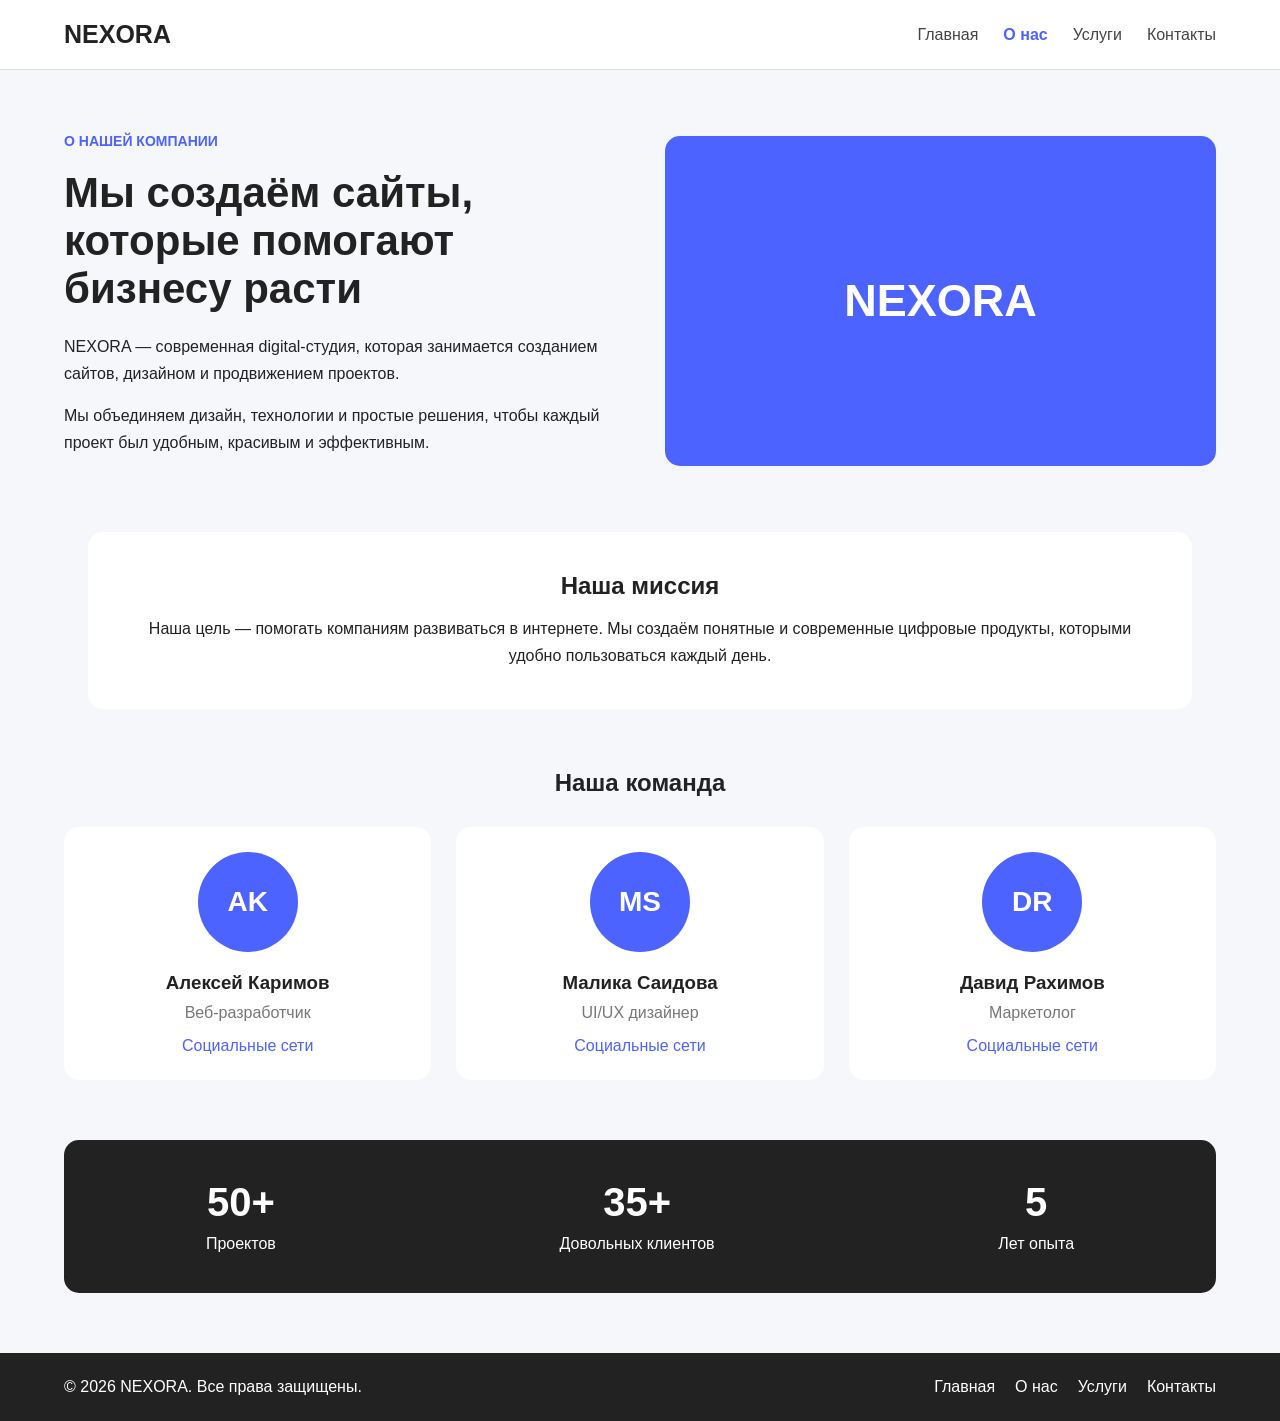
<file: about.html>
<!DOCTYPE html>
<html lang="ru">
<head>
    <meta charset="UTF-8">
    <meta name="viewport" content="width=device-width, initial-scale=1.0">
    <title>NEXORA — О нас</title>
    <link rel="stylesheet" href="about.css">
</head>
<body>
<header>
    <div class="header">
        <a href="index.html" class="logo">NEXORA</a>
        <nav>
            <a href="index.html">Главная</a>
            <a href="about.html" class="active">О нас</a>
            <a href="services.html">Услуги</a>
            <a href="contacts.html">Контакты</a>
        </nav>
    </div>
</header>
<main>
    <section class="about-top">
        <div class="about-text">
            <p class="small-title">О НАШЕЙ КОМПАНИИ</p>
            <h1>Мы создаём сайты, которые помогают бизнесу расти</h1>
            <p>
                NEXORA — современная digital-студия, которая занимается
                созданием сайтов, дизайном и продвижением проектов.
            </p>
            <p>
                Мы объединяем дизайн, технологии и простые решения,
                чтобы каждый проект был удобным, красивым и эффективным.
            </p>
        </div>
        <div class="about-photo">
            <div class="photo-box">
                NEXORA
            </div>
        </div>
    </section>
    <section class="mission">
        <h2>Наша миссия</h2>
        <p>
            Наша цель — помогать компаниям развиваться в интернете.
            Мы создаём понятные и современные цифровые продукты,
            которыми удобно пользоваться каждый день.
        </p>
    </section>
    <section class="team">
        <h2>Наша команда</h2>
        <div class="team-list">
            <article class="person">
                <div class="person-photo">AK</div>
                <h3>Алексей Каримов</h3>
                <p>Веб-разработчик</p>
                <a href="#">Социальные сети</a>
            </article>
            <article class="person">
                <div class="person-photo">MS</div>
                <h3>Малика Саидова</h3>
                <p>UI/UX дизайнер</p>
                <a href="#">Социальные сети</a>
            </article>
            <article class="person">
                <div class="person-photo">DR</div>
                <h3>Давид Рахимов</h3>
                <p>Маркетолог</p>
                <a href="#">Социальные сети</a>
            </article>
        </div>
    </section>
    <section class="stats">
        <div class="stat">
            <strong>50+</strong>
            <p>Проектов</p>
        </div>
        <div class="stat">
            <strong>35+</strong>
            <p>Довольных клиентов</p>
        </div>
        <div class="stat">
            <strong>5</strong>
            <p>Лет опыта</p>
        </div>
    </section>
</main>
<footer>
    <div class="footer">
        <p>© 2026 NEXORA. Все права защищены.</p>
        <div class="footer-links">
            <a href="index.html">Главная</a>
            <a href="about.html">О нас</a>
            <a href="services.html">Услуги</a>
            <a href="contacts.html">Контакты</a>
        </div>
    </div>
</footer>
</body>
</html>
</file>
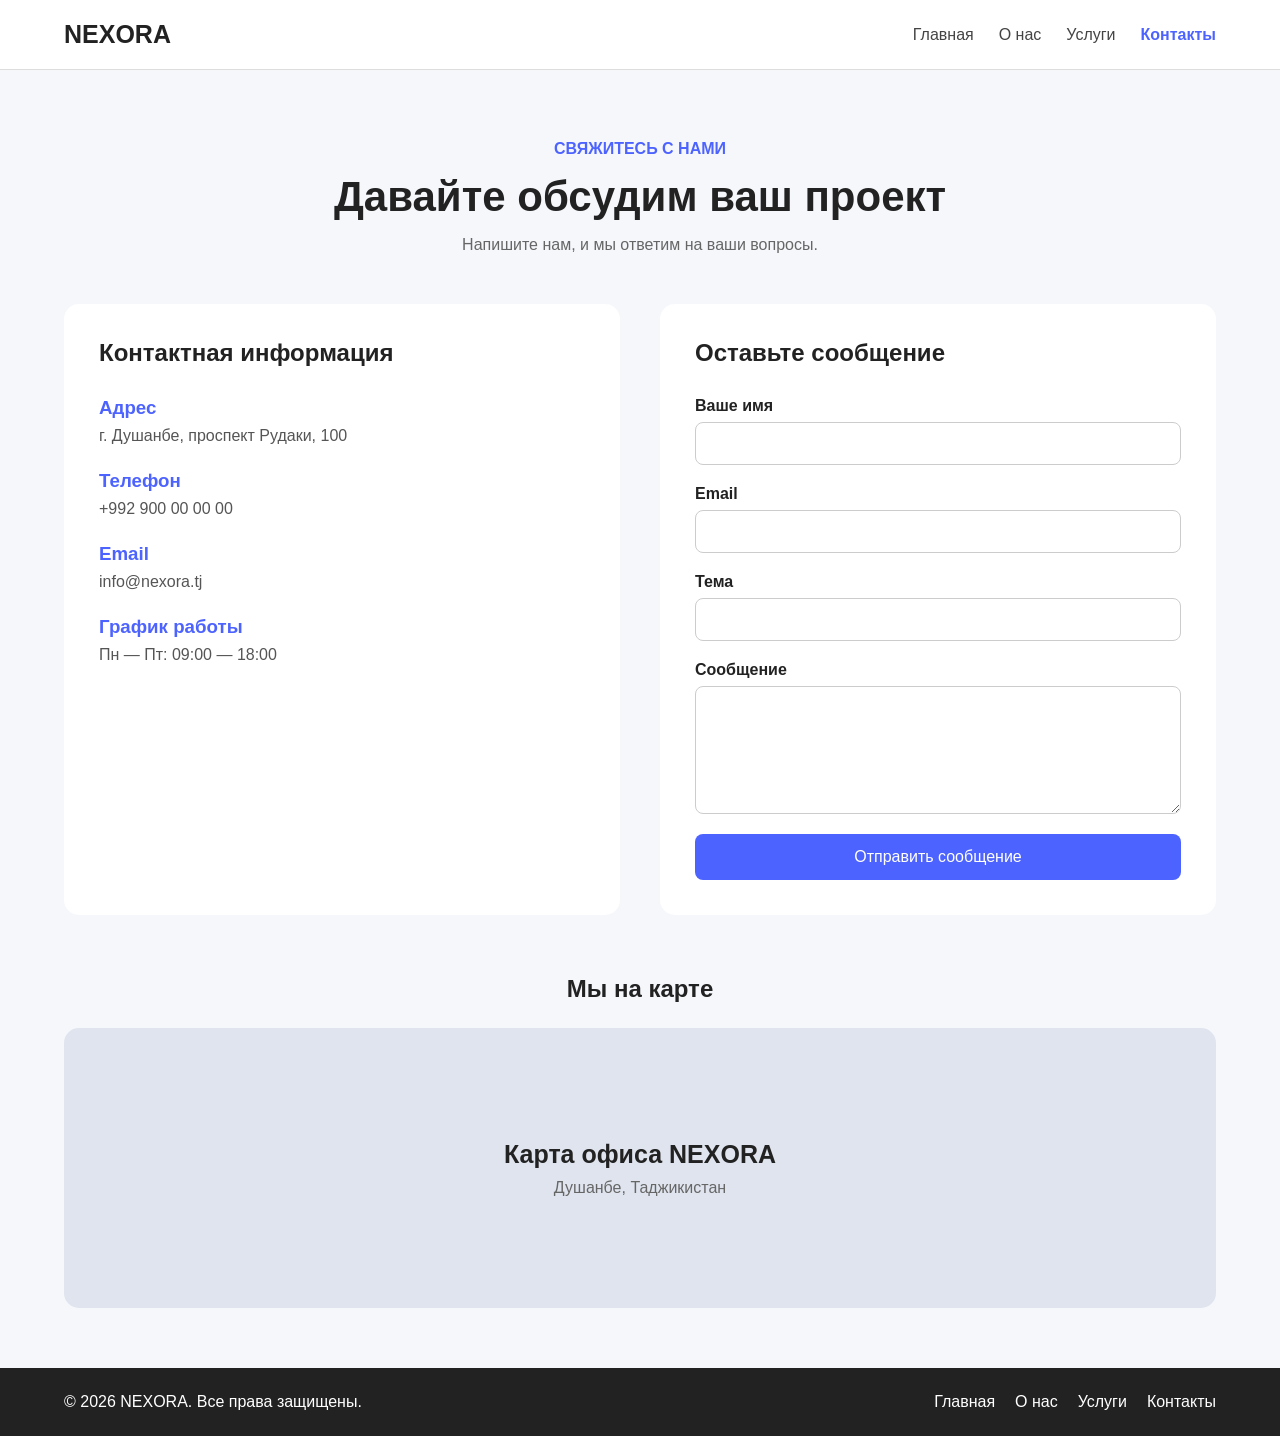
<file: contact.html>
<!DOCTYPE html>
<html lang="ru">
<head>
    <meta charset="UTF-8">
    <meta name="viewport" content="width=device-width, initial-scale=1.0">
    <title>NEXORA — Контакты</title>
    <link rel="stylesheet" href="contacts.css">
</head>
<body>
<header>
    <div class="header">
        <a href="index.html" class="logo">NEXORA</a>
        <nav>
            <a href="index.html">Главная</a>
            <a href="about.html">О нас</a>
            <a href="services.html">Услуги</a>
            <a href="contacts.html" class="active">Контакты</a>
        </nav>
    </div>
</header>
<main>
    <section class="contact-intro">
        <p>СВЯЖИТЕСЬ С НАМИ</p>
        <h1>Давайте обсудим ваш проект</h1>
        <span>
            Напишите нам, и мы ответим на ваши вопросы.
        </span>
    </section>
    <section class="contact-section">
        <div class="contact-info">
            <h2>Контактная информация</h2>
            <div class="info">
                <h3>Адрес</h3>
                <p>г. Душанбе, проспект Рудаки, 100</p>
            </div>
            <div class="info">
                <h3>Телефон</h3>
                <p>+992 900 00 00 00</p>
            </div>
            <div class="info">
                <h3>Email</h3>
                <p>info@nexora.tj</p>
            </div>
            <div class="info">
                <h3>График работы</h3>
                <p>Пн — Пт: 09:00 — 18:00</p>
            </div>
        </div>
        <div class="contact-form">
            <h2>Оставьте сообщение</h2>
            <form>
                <label for="name">Ваше имя</label>
                <input type="text" id="name" name="name" required>
                <label for="email">Email</label>
                <input type="email" id="email" name="email" required>
                <label for="subject">Тема</label>
                <input type="text" id="subject" name="subject" required>
                <label for="message">Сообщение</label>
                <textarea id="message" name="message" rows="6" required></textarea>
                <button type="submit">Отправить сообщение</button>
            </form>
        </div>
    </section>
    <section class="map">
        <h2>Мы на карте</h2>
        <div class="map-box">
            <p>Карта офиса NEXORA</p>
            <span>Душанбе, Таджикистан</span>
        </div>
    </section>
</main>
<footer>
    <div class="footer">
        <p>© 2026 NEXORA. Все права защищены.</p>
        <div class="footer-links">
            <a href="index.html">Главная</a>
            <a href="about.html">О нас</a>
            <a href="services.html">Услуги</a>
            <a href="contacts.html">Контакты</a>
        </div>
    </div>
</footer>
</body>
</html>
</file>
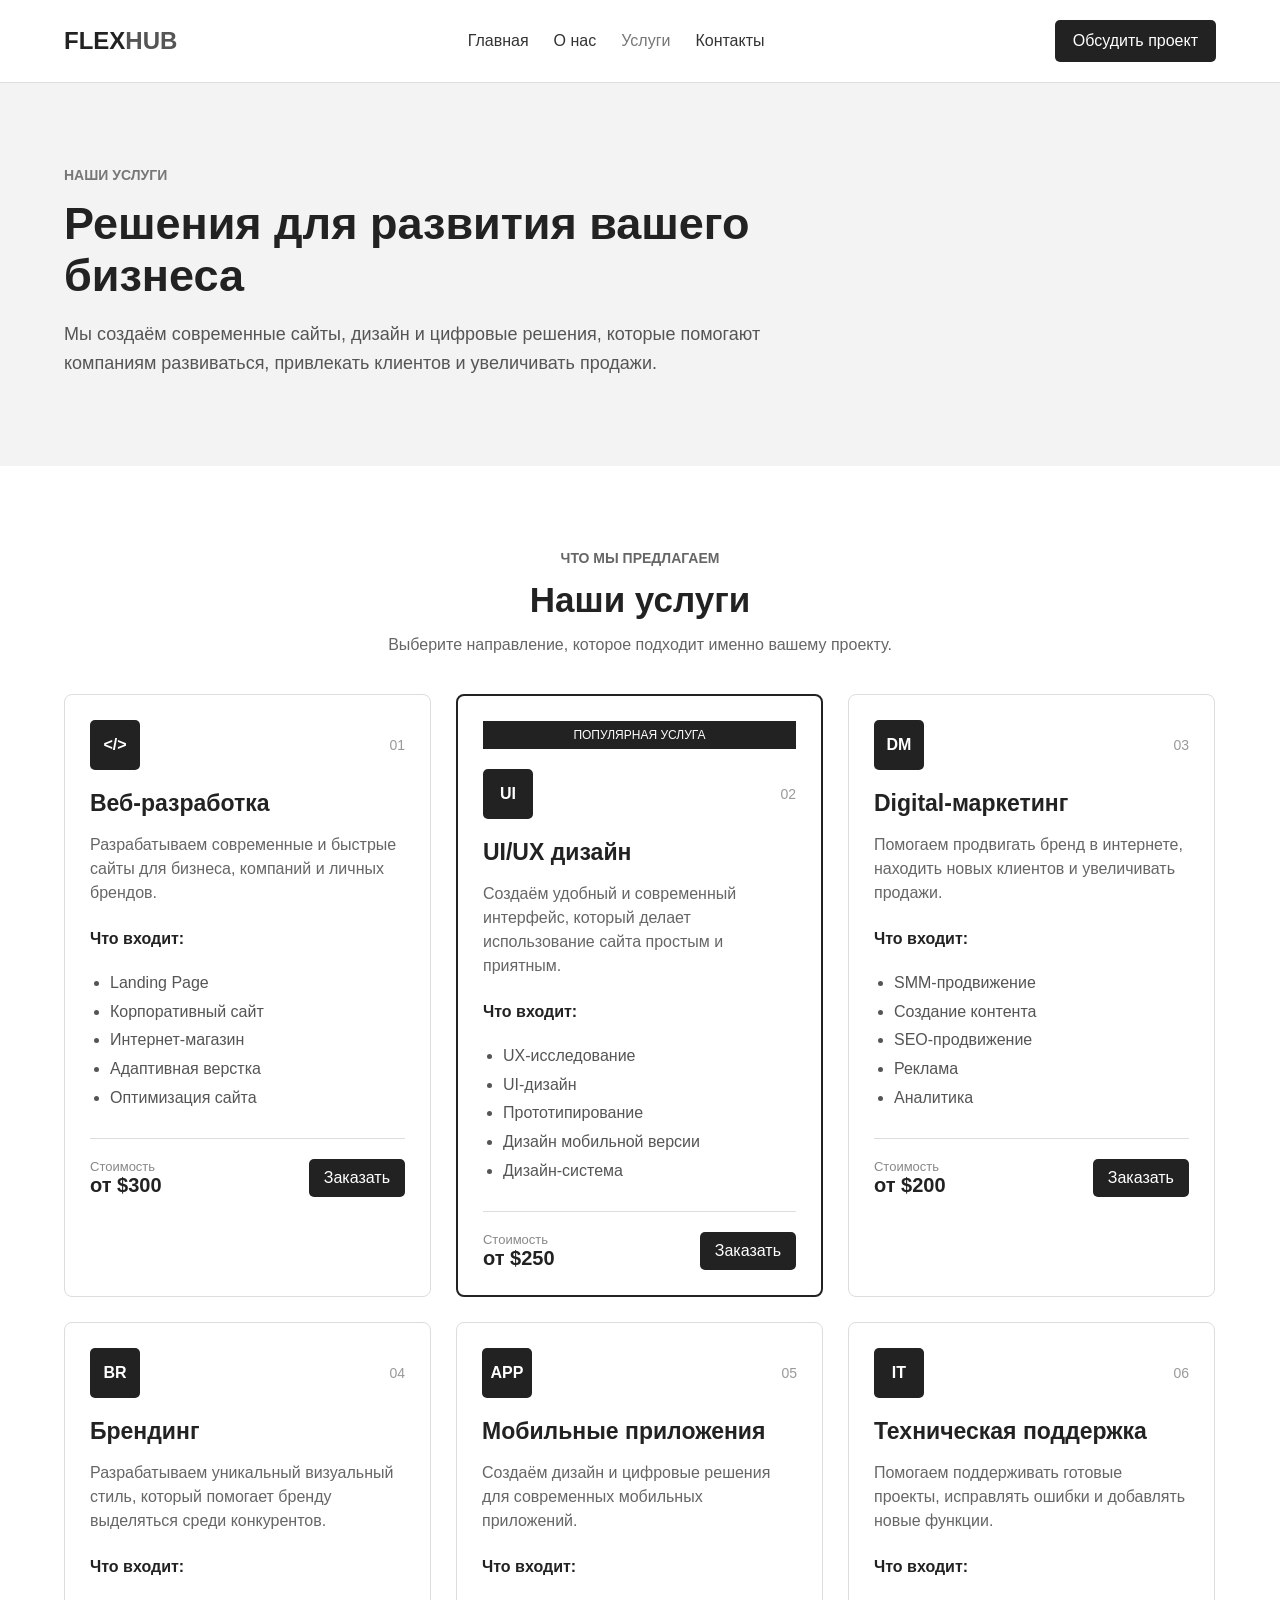
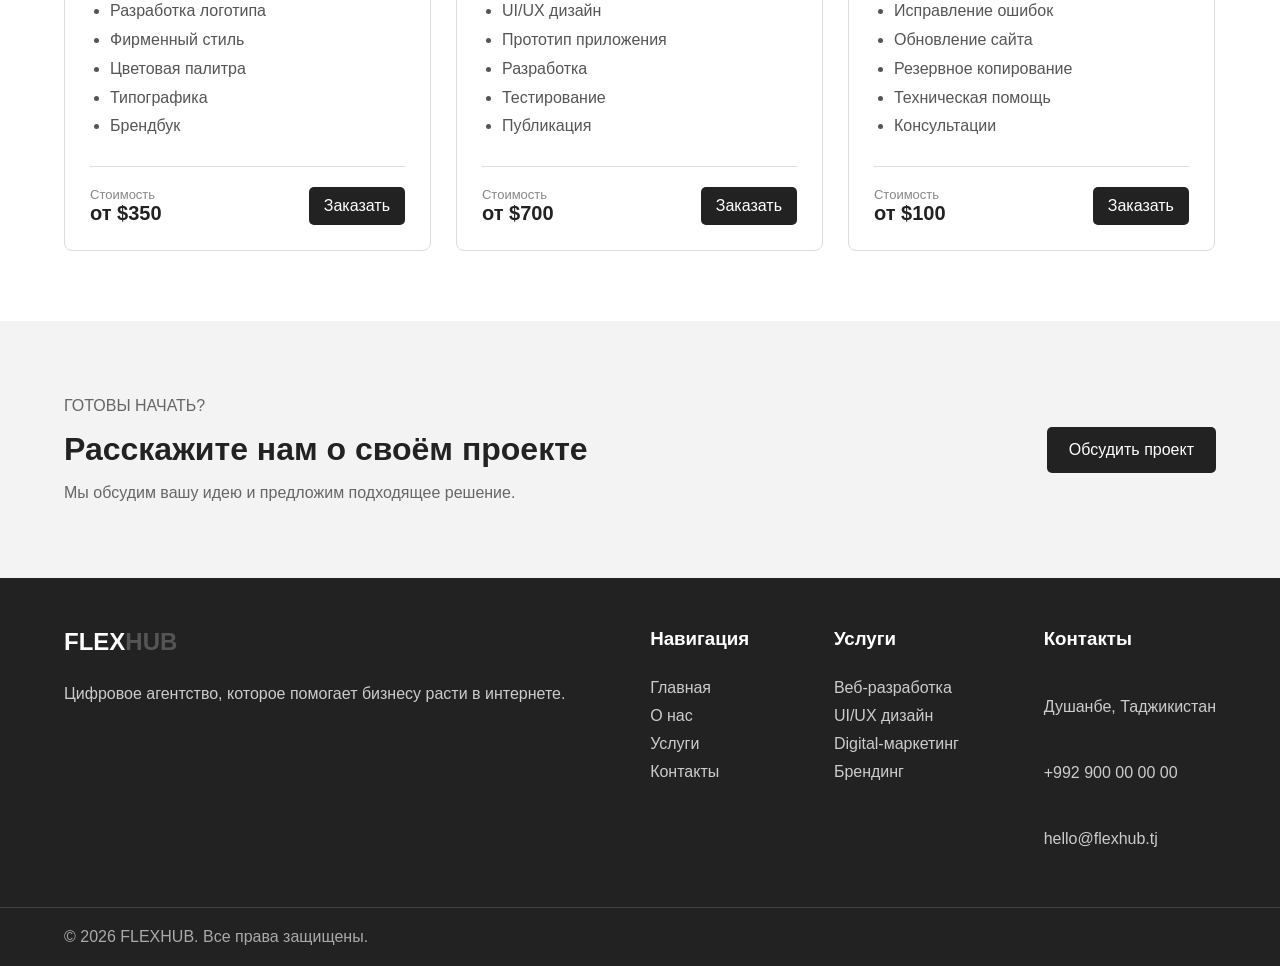
<file: services.html>
<!DOCTYPE html>
<html lang="ru">

<head>
    <meta charset="UTF-8">
    <meta name="viewport" content="width=device-width, initial-scale=1.0">

    <title>Услуги | FLEXHUB</title>

    <link rel="stylesheet" href="services.css">
</head>

<body>

    <header class="header">

        <div class="container">

            <a href="index.html" class="logo">
                FLEX<span>HUB</span>
            </a>

            <nav class="navigation">

                <a href="index.html">Главная</a>

                <a href="about.html">О нас</a>

                <a href="services.html" class="active">Услуги</a>

                <a href="contacts.html">Контакты</a>

            </nav>

            <a href="contacts.html" class="header-button">
                Обсудить проект
            </a>

        </div>

    </header>


    <main>

        <section class="services-hero">

            <div class="container">

                <div class="hero-content">

                    <p class="hero-label">
                        НАШИ УСЛУГИ
                    </p>

                    <h1>
                        Решения для развития
                        вашего бизнеса
                    </h1>

                    <p class="hero-description">
                        Мы создаём современные сайты, дизайн и цифровые
                        решения, которые помогают компаниям развиваться,
                        привлекать клиентов и увеличивать продажи.
                    </p>

                </div>

            </div>

        </section>


        <section class="services-section">

            <div class="container">

                <div class="section-heading">

                    <p class="section-label">
                        ЧТО МЫ ПРЕДЛАГАЕМ
                    </p>

                    <h2>
                        Наши услуги
                    </h2>

                    <p>
                        Выберите направление, которое подходит
                        именно вашему проекту.
                    </p>

                </div>


                <div class="services-list">


                    <article class="service-card">

                        <div class="service-top">

                            <div class="service-icon">
                                &lt;/&gt;
                            </div>

                            <span class="service-number">
                                01
                            </span>

                        </div>

                        <h3>
                            Веб-разработка
                        </h3>

                        <p class="service-description">
                            Разрабатываем современные и быстрые сайты
                            для бизнеса, компаний и личных брендов.
                        </p>

                        <h4>
                            Что входит:
                        </h4>

                        <ul class="service-features">

                            <li>Landing Page</li>

                            <li>Корпоративный сайт</li>

                            <li>Интернет-магазин</li>

                            <li>Адаптивная верстка</li>

                            <li>Оптимизация сайта</li>

                        </ul>

                        <div class="service-footer">

                            <div class="service-price">

                                <span>
                                    Стоимость
                                </span>

                                <strong>
                                    от $300
                                </strong>

                            </div>

                            <a href="contacts.html" class="service-button">
                                Заказать
                            </a>

                        </div>

                    </article>


                    <article class="service-card featured">

                        <div class="popular">
                            ПОПУЛЯРНАЯ УСЛУГА </div>

                        <div class="service-top">

                            <div class="service-icon">
                                UI
                            </div>

                            <span class="service-number">
                                02
                            </span>

                        </div>

                        <h3>
                            UI/UX дизайн
                        </h3>

                        <p class="service-description">
                            Создаём удобный и современный интерфейс,
                            который делает использование сайта простым
                            и приятным.
                        </p>

                        <h4>
                            Что входит:
                        </h4>

                        <ul class="service-features">

                            <li>UX-исследование</li>

                            <li>UI-дизайн</li>

                            <li>Прототипирование</li>

                            <li>Дизайн мобильной версии</li>

                            <li>Дизайн-система</li>

                        </ul>

                        <div class="service-footer">

                            <div class="service-price">

                                <span>
                                    Стоимость
                                </span>

                                <strong>
                                    от $250
                                </strong>

                            </div>

                            <a href="contacts.html" class="service-button">
                                Заказать
                            </a>

                        </div>

                    </article>


                    <article class="service-card">

                        <div class="service-top">

                            <div class="service-icon">
                                DM
                            </div>

                            <span class="service-number">
                                03
                            </span>

                        </div>

                        <h3>
                            Digital-маркетинг
                        </h3>

                        <p class="service-description">
                            Помогаем продвигать бренд в интернете,
                            находить новых клиентов и увеличивать
                            продажи.
                        </p>

                        <h4>
                            Что входит:
                        </h4>

                        <ul class="service-features">

                            <li>SMM-продвижение</li>

                            <li>Создание контента</li>

                            <li>SEO-продвижение</li>

                            <li>Реклама</li>

                            <li>Аналитика</li>

                        </ul>

                        <div class="service-footer">

                            <div class="service-price">

                                <span>
                                    Стоимость
                                </span>

                                <strong>
                                    от $200
                                </strong>

                            </div>

                            <a href="contacts.html" class="service-button">
                                Заказать
                            </a>

                        </div>

                    </article>


                    <article class="service-card">

                        <div class="service-top">

                            <div class="service-icon">
                                BR
                            </div>

                            <span class="service-number">
                                04
                            </span>

                        </div>

                        <h3>
                            Брендинг </h3>

                        <p class="service-description">
                            Разрабатываем уникальный визуальный стиль,
                            который помогает бренду выделяться
                            среди конкурентов.
                        </p>

                        <h4>
                            Что входит:
                        </h4>

                        <ul class="service-features">

                            <li>Разработка логотипа</li>

                            <li>Фирменный стиль</li>

                            <li>Цветовая палитра</li>

                            <li>Типографика</li>

                            <li>Брендбук</li>

                        </ul>

                        <div class="service-footer">

                            <div class="service-price">

                                <span>
                                    Стоимость
                                </span>

                                <strong>
                                    от $350
                                </strong>

                            </div>

                            <a href="contacts.html" class="service-button">
                                Заказать
                            </a>

                        </div>

                    </article>


                    <article class="service-card">

                        <div class="service-top">

                            <div class="service-icon">
                                APP
                            </div>

                            <span class="service-number">
                                05
                            </span>

                        </div>

                        <h3>
                            Мобильные приложения
                        </h3>

                        <p class="service-description">
                            Создаём дизайн и цифровые решения
                            для современных мобильных приложений.
                        </p>

                        <h4>
                            Что входит:
                        </h4>

                        <ul class="service-features">

                            <li>UI/UX дизайн</li>

                            <li>Прототип приложения</li>

                            <li>Разработка</li>

                            <li>Тестирование</li>

                            <li>Публикация</li>

                        </ul>

                        <div class="service-footer">

                            <div class="service-price">

                                <span>
                                    Стоимость
                                </span>

                                <strong>
                                    от $700
                                </strong>

                            </div>

                            <a href="contacts.html" class="service-button">
                                Заказать
                            </a>

                        </div>

                    </article>


                    <article class="service-card">

                        <div class="service-top">

                            <div class="service-icon">
                                IT
                            </div>

                            <span class="service-number">
                                06
                            </span>

                        </div>

                        <h3>
                            Техническая поддержка
                        </h3>

                        <p class="service-description">
                            Помогаем поддерживать готовые проекты,
                            исправлять ошибки и добавлять новые функции.
                        </p>

                        <h4>
                            Что входит:
                        </h4>

                        <ul class="service-features">

                            <li>Исправление ошибок</li> <li>Обновление сайта</li>

                            <li>Резервное копирование</li>

                            <li>Техническая помощь</li>

                            <li>Консультации</li>

                        </ul>

                        <div class="service-footer">

                            <div class="service-price">

                                <span>
                                    Стоимость
                                </span>

                                <strong>
                                    от $100
                                </strong>

                            </div>

                            <a href="contacts.html" class="service-button">
                                Заказать
                            </a>

                        </div>

                    </article>

                </div>

            </div>

        </section>


        <section class="cta-section">

            <div class="container">

                <div class="cta-content">

                    <div>

                        <p>
                            ГОТОВЫ НАЧАТЬ?
                        </p>

                        <h2>
                            Расскажите нам о своём проекте
                        </h2>

                        <p>
                            Мы обсудим вашу идею и предложим
                            подходящее решение.
                        </p>

                    </div>

                    <a href="contacts.html" class="cta-button">
                        Обсудить проект
                    </a>

                </div>

            </div>

        </section>

    </main>


    <footer class="footer">

        <div class="container footer-content">


            <div class="footer-column">

                <a href="index.html" class="logo">
                    FLEX<span>HUB</span>
                </a>

                <p>
                    Цифровое агентство,
                    которое помогает бизнесу
                    расти в интернете.
                </p>

            </div>


            <div class="footer-column">

                <h3>
                    Навигация
                </h3>

                <a href="index.html">
                    Главная
                </a>

                <a href="about.html">
                    О нас
                </a>

                <a href="services.html">
                    Услуги
                </a>

                <a href="contacts.html">
                    Контакты
                </a>

            </div>


            <div class="footer-column">

                <h3>
                    Услуги
                </h3>

                <a href="services.html">
                    Веб-разработка
                </a>

                <a href="services.html">
                    UI/UX дизайн
                </a>

                <a href="services.html">
                    Digital-маркетинг
                </a>

                <a href="services.html">
                    Брендинг
                </a>

            </div>


            <div class="footer-column">

                <h3>
                    Контакты
                </h3>

                <p>
                    Душанбе, Таджикистан
                </p>

                <p>
                    +992 900 00 00 00
                </p>

                <p>
                    hello@flexhub.tj
                </p>

            </div>

        </div>


        <div class="footer-bottom">

            <div class="container">

                <p>
                    © 2026 FLEXHUB. Все права защищены.
                </p>

            </div>

        </div>

    </footer>

</body>

</html>
</file>
<file: about.css>
* {
    margin: 0;
    padding: 0;
}
body {
    font-family: Arial, sans-serif;
    background: #f5f7fb;
    color: #222;
}
.header {
    width: 90%;
    margin: auto;
    padding: 20px 0;
    display: flex;
    justify-content: space-between;
    align-items: center;
}
header {
    background: white;
    border-bottom: 1px solid #ddd;
}
.logo {
    font-size: 25px;
    font-weight: bold;
    color: #222;
    text-decoration: none;
}
nav {
    display: flex;
    gap: 25px;
}
nav a {
    color: #444;
    text-decoration: none;
    transition: 0.3s;
}
nav a:hover {
    color: #4d63ff;
}
nav .active {
    color: #4d63ff;
    font-weight: bold;
}
.about-top {
    width: 90%;
    margin: 60px auto;
    display: flex;
    gap: 50px;
    align-items: center;
}
.about-text {
    width: 50%;
}
.small-title {
    color: #4d63ff;
    font-size: 14px;
    font-weight: bold;
    margin-bottom: 15px;
}
.about-text h1 {
    font-size: 42px;
    margin-bottom: 20px;
}
.about-text p {
    line-height: 1.7;
    margin-bottom: 15px;
}
.about-photo {
    width: 50%;
}
.photo-box {
    height: 330px;
    background: #4d63ff;
    color: white;
    display: flex;
    justify-content: center;
    align-items: center;
    font-size: 45px;
    font-weight: bold;
    border-radius: 15px;
}
.mission {
    width: 80%;
    margin: 60px auto;
    text-align: center;
    background: white;
    padding: 40px;
    border-radius: 15px;
}
.mission h2 {
    margin-bottom: 15px;
}
.mission p {
    line-height: 1.7;
}
.team {
    width: 90%;
    margin: 60px auto;
    text-align: center;
}
.team h2 {
    margin-bottom: 30px;
}
.team-list {
    display: flex;
    justify-content: center;
    gap: 25px;
}
.person {
    width: 30%;
    background: white;
    padding: 25px;
    border-radius: 15px;
    transition: 0.3s;
}
.person:hover {
    transform: translateY(-8px);
    box-shadow: 0 10px 25px #ccc;
}
.person-photo {
    width: 100px;
    height: 100px;
    margin: 0 auto 20px;
    border-radius: 50%;
    background: #4d63ff;
    color: white;
    display: flex;
    justify-content: center;
    align-items: center;
    font-size: 28px;
    font-weight: bold;
}
.person h3 {
    margin-bottom: 10px;
}
.person p {
    color: #777;
    margin-bottom: 15px;
}
.person a {
    color: #4d63ff;
    text-decoration: none;
}
.stats {
    width: 90%;
    margin: 60px auto;
    display: flex;
    justify-content: space-around;
    background: #222;
    color: white;
    padding: 40px 0;
    border-radius: 15px;
}
.stat {
    text-align: center;
}
.stat strong {
    display: block;
    font-size: 40px;
    margin-bottom: 10px;
}
footer {
    background: #222;
    color: white;
    padding: 25px 0;
}
.footer {
    width: 90%;
    margin: auto;
    display: flex;
    justify-content: space-between;
    align-items: center;
}
.footer-links {
    display: flex;
    gap: 20px;
}
.footer a {
    color: white;
    text-decoration: none;
}
.footer a:hover {
    color: #4d63ff;
}
@media (max-width: 700px) {
    .header {
        flex-direction: column;
        gap: 20px;
    }
    nav {
        gap: 12px;
        flex-wrap: wrap;
        justify-content: center;
    }
    .about-top {
        flex-direction: column;
    }
    .about-text,
    .about-photo {
        width: 100%;
    }
    .about-text h1 {
        font-size: 32px;
    }
    .team-list {
        flex-direction: column;
    }
    .person {
        width: auto;
    }
    .stats {
        flex-direction: column;
        gap: 30px;
    }
    .footer {
        flex-direction: column;
        gap: 20px;
        text-align: center;
    }
    .footer-links {
        flex-wrap: wrap;
        justify-content: center;
    }
}
</file>
<file: contacts.css>
* {
    margin: 0;
    padding: 0;
}
body {
    font-family: Arial, sans-serif;
    background: #f5f7fb;
    color: #222;
}
header {
    background: white;
    border-bottom: 1px solid #ddd;
}
.header {
    width: 90%;
    margin: auto;
    padding: 20px 0;
    display: flex;
    justify-content: space-between;
    align-items: center;
}
.logo {
    font-size: 25px;
    font-weight: bold;
    color: #222;
    text-decoration: none;
}
nav {
    display: flex;
    gap: 25px;
}
nav a {
    color: #444;
    text-decoration: none;
    transition: 0.3s;
}
nav a:hover {
    color: #4d63ff;
}
nav .active {
    color: #4d63ff;
    font-weight: bold;
}
.contact-intro {
    width: 80%;
    margin: 70px auto 50px;
    text-align: center;
}
.contact-intro p {
    color: #4d63ff;
    font-weight: bold;
    margin-bottom: 15px;
}
.contact-intro h1 {
    font-size: 42px;
    margin-bottom: 15px;
}
.contact-intro span {
    color: #666;
}
.contact-section {
    width: 90%;
    margin: auto;
    display: flex;
    gap: 40px;
}
.contact-info,
.contact-form {
    width: 50%;
    background: white;
    padding: 35px;
    border-radius: 15px;
}
.contact-info h2,
.contact-form h2 {
    margin-bottom: 30px;
}
.info {
    margin-bottom: 25px;
}
.info h3 {
    color: #4d63ff;
    margin-bottom: 8px;
}
.info p {
    color: #555;
}
form {
    display: flex;
    flex-direction: column;
}
label {
    margin-bottom: 7px;
    font-weight: bold;
}
input,
textarea {
    padding: 12px;
    margin-bottom: 20px;
    border: 1px solid #ccc;
    border-radius: 8px;
    font-family: Arial, sans-serif;
    font-size: 15px;
}
input:focus,
textarea:focus {
    outline: none;
    border-color: #4d63ff;
}
button {
    padding: 14px;
    border: none;
    border-radius: 8px;
    background: #4d63ff;
    color: white;
    font-size: 16px;
    cursor: pointer;
    transition: 0.3s;
}
button:hover {
    transform: scale(1.03);
    background: #354bd4;
}
.map {
    width: 90%;
    margin: 60px auto;
    text-align: center;
}
.map h2 {
    margin-bottom: 25px;
}
.map-box {
    height: 280px;
    border-radius: 15px;
    background: #dfe4ee;
    display: flex;
    flex-direction: column;
    justify-content: center;
    align-items: center;
}
.map-box p {
    font-size: 25px;
    font-weight: bold;
    margin-bottom: 10px;
}
.map-box span {
    color: #666;
}
footer {
    background: #222;
    color: white;
    padding: 25px 0;
}
.footer {
    width: 90%;
    margin: auto;
    display: flex;
    justify-content: space-between;
    align-items: center;
}
.footer-links {
    display: flex;
    gap: 20px;
}
.footer a {
    color: white;
    text-decoration: none;
}
.footer a:hover {
    color: #4d63ff;
}
@media (max-width: 700px) {
    .header {
        flex-direction: column;
        gap: 20px;
    }
    nav {
        gap: 12px;
        flex-wrap: wrap;
        justify-content: center;
    }
    .contact-intro h1 {
        font-size: 32px;
    }
    .contact-section {
        flex-direction: column;
    }
    .contact-info,
    .contact-form {
        width: auto;
    }
    .footer {
        flex-direction: column;
        gap: 20px;
        text-align: center;
    }
    .footer-links {
        flex-wrap: wrap;
        justify-content: center;
    }
}
</file>
<file: services.css>
* {
    box-sizing: border-box;
}

body {
    margin: 0;
    font-family: Arial, sans-serif;
    color: #222;
    background: #fff;
}

.container {
    width: 90%;
    max-width: 1200px;
    margin: 0 auto;
}

.header {
    background: #fff;
    border-bottom: 1px solid #ddd;
    padding: 20px 0;
}

.header .container {
    display: flex;
    align-items: center;
    justify-content: space-between;
}

.logo {
    text-decoration: none;
    color: #222;
    font-size: 24px;
    font-weight: bold;
}

.logo span {
    color: #555;
}

.navigation {
    display: flex;
    gap: 25px;
}

.navigation a {
    text-decoration: none;
    color: #333;
}

.navigation a:hover,
.navigation .active {
    color: #777;
}

.header-button {
    text-decoration: none;
    color: white;
    background: #222;
    padding: 12px 18px;
    border-radius: 5px;
}

.header-button:hover {
    background: #555;
}

.services-hero {
    background: #f3f3f3;
    padding: 70px 0;
}

.hero-content {
    max-width: 700px;
}

.hero-label,
.section-label {
    font-size: 14px;
    font-weight: bold;
    color: #777;
}

.hero-content h1 {
    font-size: 45px;
    margin: 15px 0;
}

.hero-description {
    font-size: 18px;
    line-height: 1.6;
    color: #555;
}

.services-section {
    padding: 70px 0;
}

.section-heading {
    text-align: center;
    margin-bottom: 40px;
}

.section-heading h2 {
    font-size: 35px;
    margin: 10px 0;
}

.section-heading p {
    color: #666;
}

.services-list {
    display: flex;
    flex-wrap: wrap;
    gap: 25px;
}

.service-card {
    width: calc(33.333% - 17px);
    border: 1px solid #ddd;
    padding: 25px;
    border-radius: 8px;
    background: white;
}

.service-card:hover {
    border-color: #999;
}

.service-card.featured {
    border: 2px solid #222;
}

.service-top {
    display: flex;
    justify-content: space-between;
    align-items: center;
}

.service-icon {
    width: 50px;
    height: 50px;
    background: #222;
    color: white;
    display: flex;
    align-items: center;
    justify-content: center;
    border-radius: 5px;
    font-weight: bold;
}

.service-number {
    color: #999;
    font-size: 14px;
}

.service-card h3 {
    font-size: 23px;
    margin: 20px 0 10px;
}

.service-description {
    color: #666;
    line-height: 1.5;
}

.service-card h4 {
    margin-top: 25px;
}

.service-features {
    padding-left: 20px;
    line-height: 1.8;
    color: #555;
}

.service-footer {
    display: flex;
    justify-content: space-between;
    align-items: center;
    margin-top: 25px;
    padding-top: 20px;
    border-top: 1px solid #ddd;
}

.service-price span {
    display: block;
    color: #888;
    font-size: 13px;
}

.service-price strong {
    font-size: 20px;
}

.service-button {
    text-decoration: none;
    background: #222;
    color: white;
    padding: 10px 15px;
    border-radius: 5px;
}

.service-button:hover {
    background: #555;
}

.popular {
    background: #222;
    color: white;
    padding: 7px;
    text-align: center;
    font-size: 12px;
    margin-bottom: 20px;
}

.cta-section {
    background: #f3f3f3;
    padding: 60px 0;
}

.cta-content {
    display: flex;
    justify-content: space-between;
    align-items: center;
}

.cta-content h2 {
    font-size: 32px;
    margin: 10px 0;
}

.cta-content p {
    color: #666;
}

.cta-button {
    text-decoration: none;
    background: #222;
    color: white;
    padding: 14px 22px;
    border-radius: 5px;
}

.cta-button:hover {
    background: #555;
}

.footer {
    background: #222;
    color: white;
    padding-top: 50px;
}

.footer-content {
    display: flex;
    justify-content: space-between;
    gap: 30px;
    padding-bottom: 40px;
}

.footer-column {
    display: flex;
    flex-direction: column;
    gap: 10px;
}

.footer-column .logo {
    color: white;
}

.footer-column p {
    color: #ccc;
    line-height: 1.5;
}

.footer-column h3 {
    margin-top: 0;
}

.footer-column a {
    text-decoration: none;
    color: #ccc;
}

.footer-column a:hover {
    color: white;
}

.footer-bottom {
    border-top: 1px solid #444; padding: 20px 0;
}

.footer-bottom p {
    margin: 0;
    color: #aaa;
}

@media (max-width: 800px) {

    .header .container {
        flex-direction: column;
        gap: 20px;
    }

    .navigation {
        flex-wrap: wrap;
        justify-content: center;
    }

    .hero-content h1 {
        font-size: 35px;
    }

    .service-card {
        width: 100%;
    }

    .cta-content {
        flex-direction: column;
        align-items: flex-start;
        gap: 25px;
    }

    .footer-content {
        flex-direction: column;
    }
}

@media (max-width: 500px) {

    .navigation {
        gap: 12px;
    }

    .header-button {
        width: 100%;
        text-align: center;
    }

    .hero-content h1 {
        font-size: 30px;
    }

    .section-heading h2 {
        font-size: 28px;
    }

    .service-footer {
        flex-direction: column;
        align-items: center;
        gap: 15px;
    }
}
</file>
